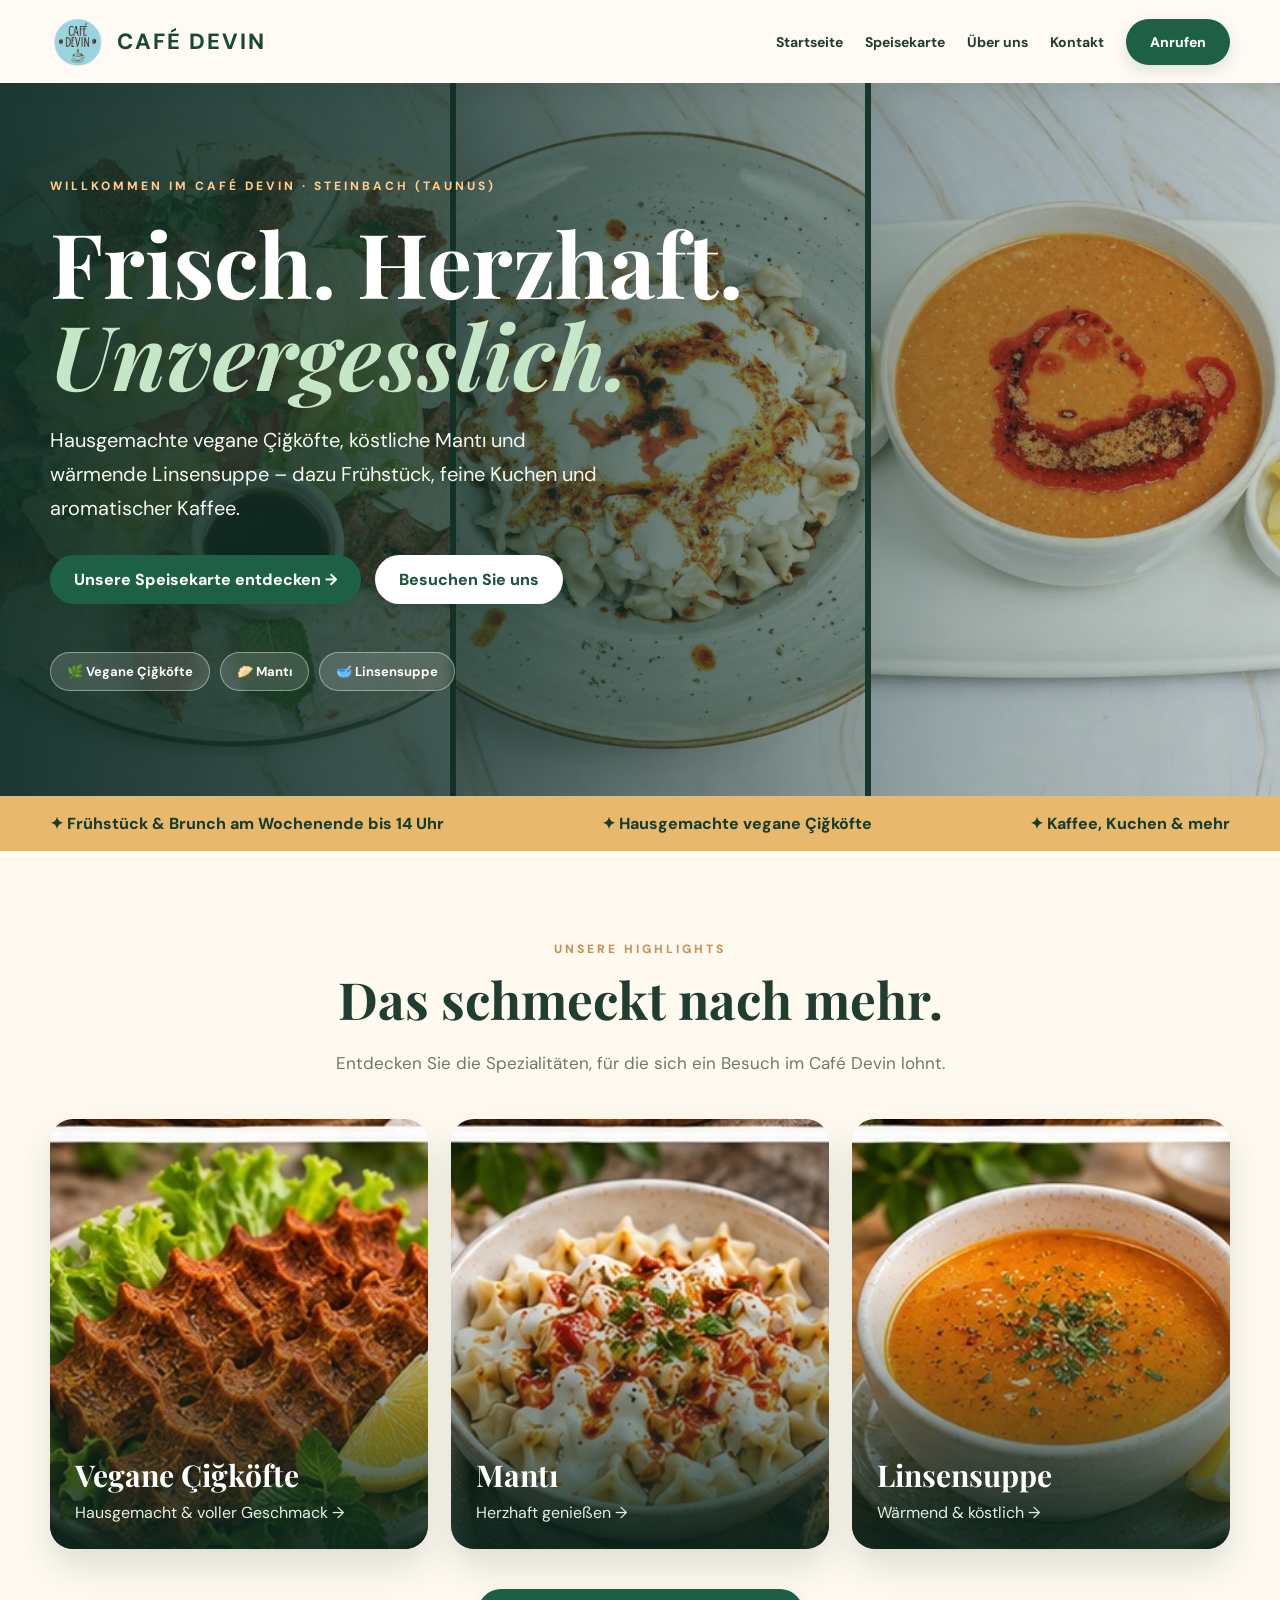
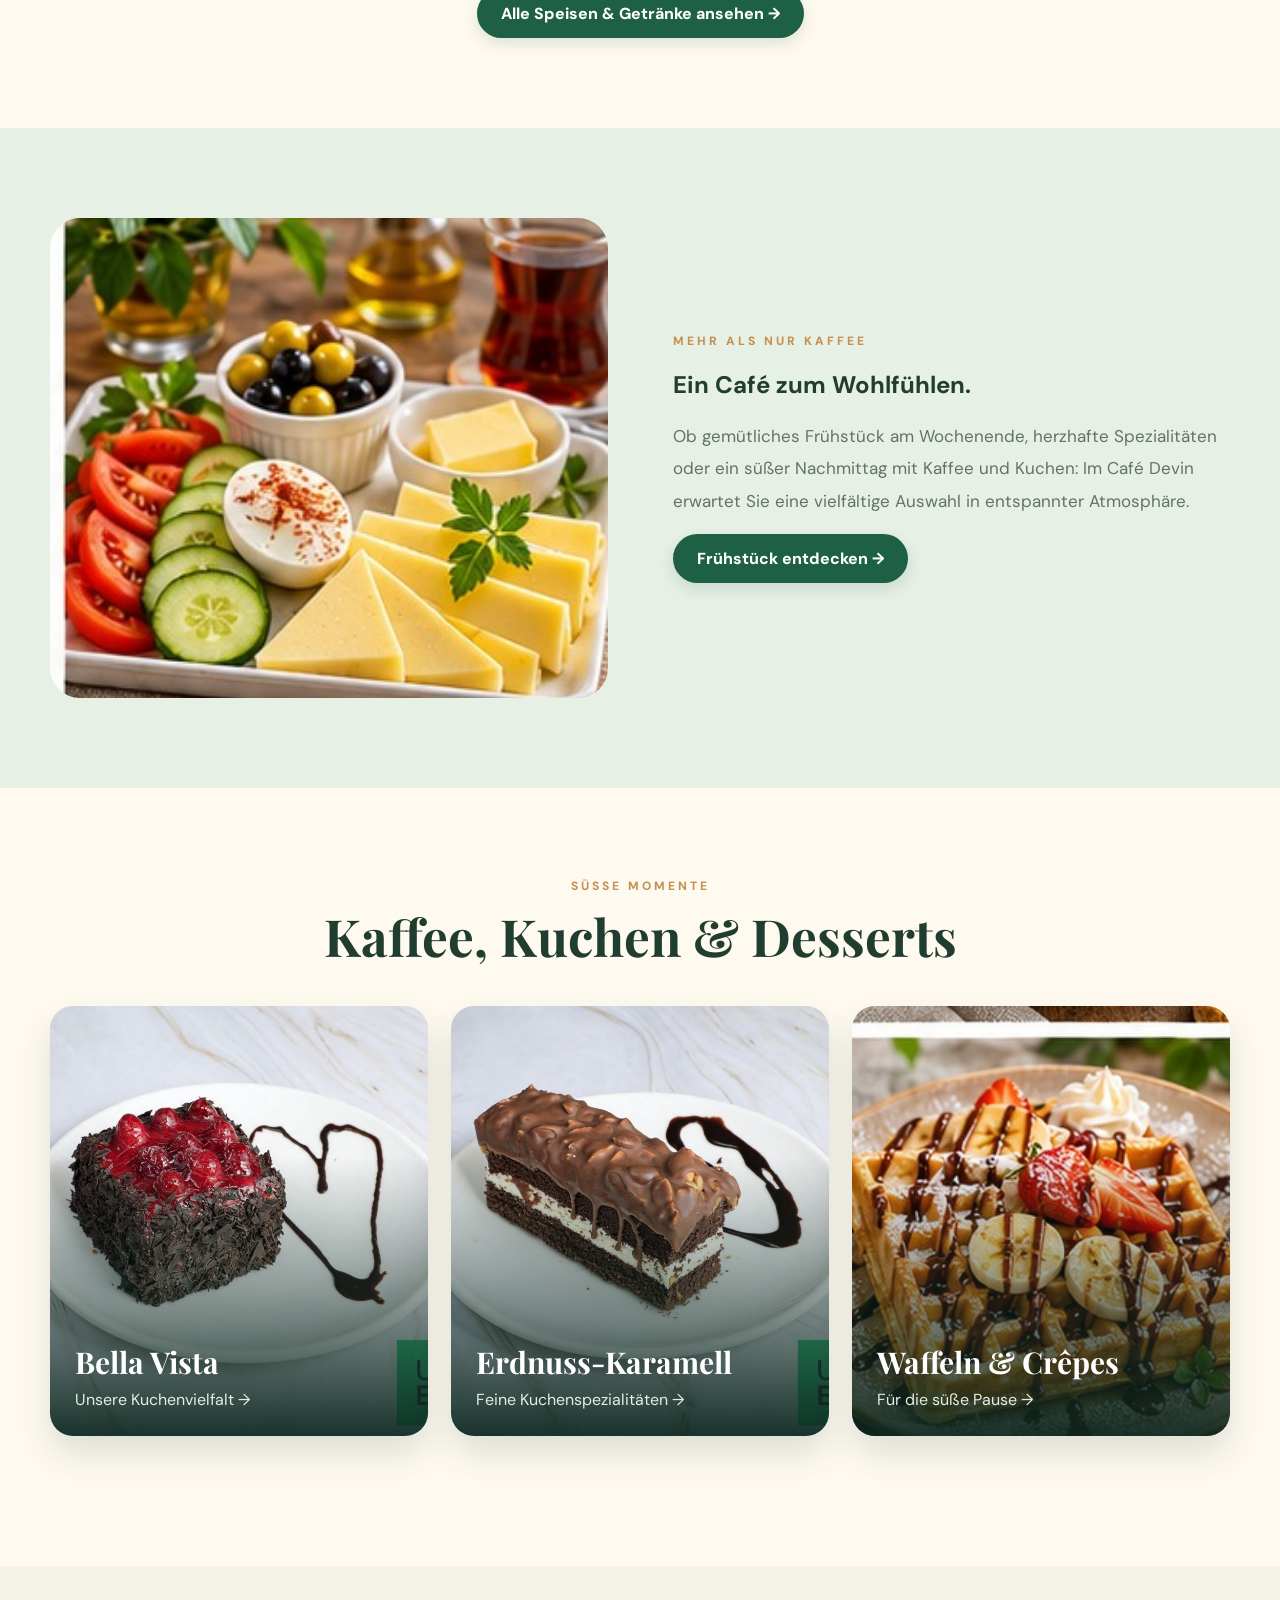
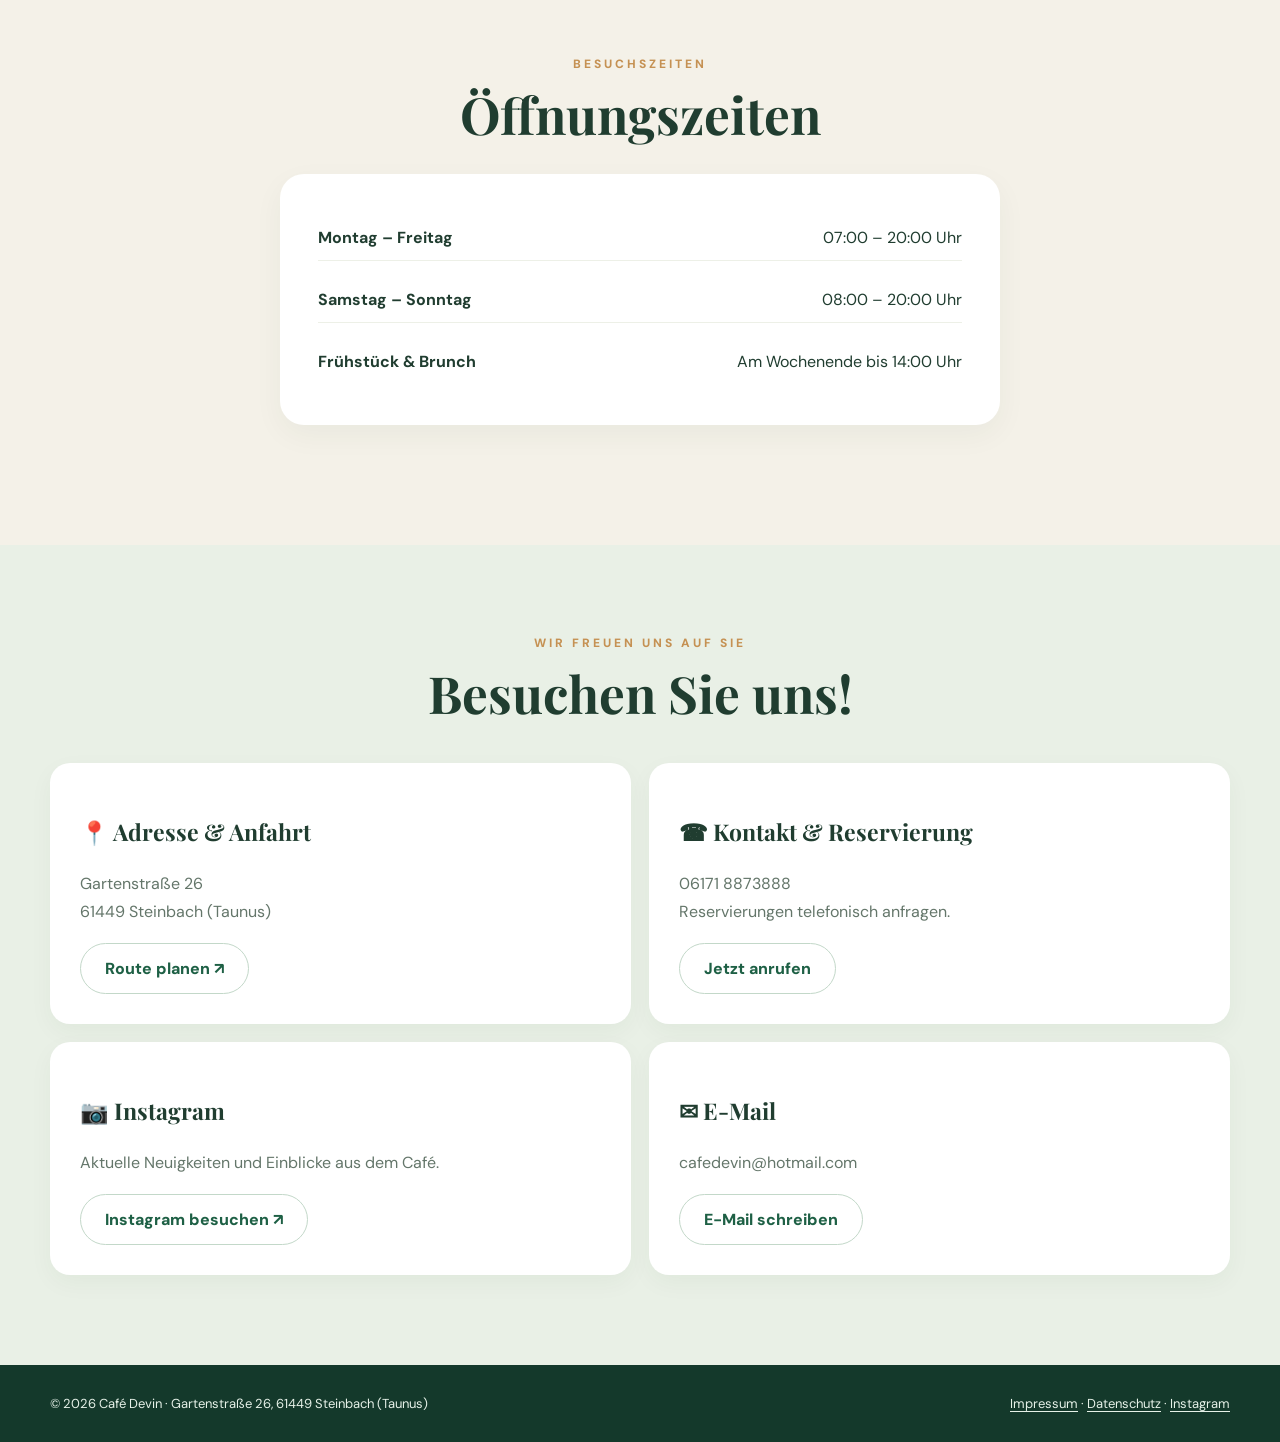
<file: index.html>
<!doctype html><html lang="de"><head><meta charset="utf-8"><meta name="viewport" content="width=device-width,initial-scale=1"><link rel="stylesheet" href="style.css"><meta name="theme-color" content="#173d30"><title>Café Devin | Frühstück, Mantı & Çiğköfte in Steinbach</title><meta name="description" content="Café Devin in Steinbach: Mantı, Linsensuppe, hausgemachte vegane Çiğköfte, Frühstück, Kuchen und Kaffee. Entdecken Sie unsere Speisekarte."></head><body><header><div class="wrap nav"><a class="logo" href="index.html"><img src="logo.png" alt="Café Devin – offizielles Logo" onerror="this.style.display='none'">CAFÉ DEVIN</a><nav class="links"><a href="index.html">Startseite</a><a href="speisekarte.html">Speisekarte</a><a href="index.html#ueber">Über uns</a><a href="index.html#kontakt">Kontakt</a><a class="btn" href="tel:+4961718873888">Anrufen</a></nav></div></header><main><section class="hero-new"><div class="hero-photo-grid"><img src="cig.jpg" alt="Hausgemachte vegane Çiğköfte"><img src="manti.jpg" alt="Mantı mit Joghurt"><img src="soup.jpg" alt="Linsensuppe"></div><div class="wrap hero-content"><div class="eyebrow">Willkommen im Café Devin · Steinbach (Taunus)</div><h1>Frisch. Herzhaft.<br><em>Unvergesslich.</em></h1><p>Hausgemachte vegane Çiğköfte, köstliche Mantı und wärmende Linsensuppe – dazu Frühstück, feine Kuchen und aromatischer Kaffee.</p><div class="actions"><a class="btn" href="speisekarte.html">Unsere Speisekarte entdecken →</a><a class="btn light" href="#kontakt">Besuchen Sie uns</a></div><div class="hero-tags"><span>🌿 Vegane Çiğköfte</span><span>🥟 Mantı</span><span>🥣 Linsensuppe</span></div></div></section><div class="band"><div class="wrap"><span>✦ Frühstück & Brunch am Wochenende bis 14 Uhr</span><span>✦ Hausgemachte vegane Çiğköfte</span><span>✦ Kaffee, Kuchen & mehr</span></div></div><section class="section wrap"><div class="center"><div class="eyebrow">Unsere Highlights</div><h2>Das schmeckt nach mehr.</h2><p class="sub">Entdecken Sie die Spezialitäten, für die sich ein Besuch im Café Devin lohnt.</p></div><div class="showcase"><a href="speisekarte.html#cigkoefte"><img src="images/cig.jpg" alt="Çiğköfte" loading="lazy"><div class="caption"><h3>Vegane Çiğköfte</h3><p>Hausgemacht & voller Geschmack →</p></div></a><a href="speisekarte.html#warme"><img src="images/manti.jpg" alt="Mantı" loading="lazy"><div class="caption"><h3>Mantı</h3><p>Herzhaft genießen →</p></div></a><a href="speisekarte.html#warme"><img src="images/soup.jpg" alt="Linsensuppe" loading="lazy"><div class="caption"><h3>Linsensuppe</h3><p>Wärmend & köstlich →</p></div></a></div><div class="center"><a class="btn" href="speisekarte.html">Alle Speisen & Getränke ansehen →</a></div></section><section class="feature-strip" id="ueber"><div class="wrap feature-layout"><img src="images/fruh.jpg" alt="Frühstück im Café Devin" loading="lazy"><div><div class="eyebrow">Mehr als nur Kaffee</div><h2>Ein Café zum Wohlfühlen.</h2><p>Ob gemütliches Frühstück am Wochenende, herzhafte Spezialitäten oder ein süßer Nachmittag mit Kaffee und Kuchen: Im Café Devin erwartet Sie eine vielfältige Auswahl in entspannter Atmosphäre.</p><a href="speisekarte.html#fruehstueck" class="btn">Frühstück entdecken →</a></div></div></section><section class="section wrap"><div class="center"><div class="eyebrow">Süße Momente</div><h2>Kaffee, Kuchen & Desserts</h2></div><div class="showcase"><a href="speisekarte.html#desserts"><img src="images/bella.jpg" alt="Bella Vista Mono Kuchen" loading="lazy"><div class="caption"><h3>Bella Vista</h3><p>Unsere Kuchenvielfalt →</p></div></a><a href="speisekarte.html#desserts"><img src="images/erdnuss.jpg" alt="Erdnuss-Karamell Mono Kuchen" loading="lazy"><div class="caption"><h3>Erdnuss-Karamell</h3><p>Feine Kuchenspezialitäten →</p></div></a><a href="speisekarte.html#desserts"><img src="images/waffle.jpg" alt="Waffeln" loading="lazy"><div class="caption"><h3>Waffeln & Crêpes</h3><p>Für die süße Pause →</p></div></a></div></section><section id="zeiten" class="section" style="background:#f4f1e8"><div class="wrap center"><div class="eyebrow">Besuchszeiten</div><h2>Öffnungszeiten</h2><div class="hours"><p><strong>Montag – Freitag</strong><span>07:00 – 20:00 Uhr</span></p><p><strong>Samstag – Sonntag</strong><span>08:00 – 20:00 Uhr</span></p><p><strong>Frühstück & Brunch</strong><span>Am Wochenende bis 14:00 Uhr</span></p></div></div></section><section class="section contact" id="kontakt"><div class="wrap"><div class="center"><div class="eyebrow">Wir freuen uns auf Sie</div><h2>Besuchen Sie uns!</h2></div><div class="contactgrid"><article><h3>📍 Adresse & Anfahrt</h3><p>Gartenstraße 26<br>61449 Steinbach (Taunus)</p><a class="btn outline" target="_blank" rel="noopener" href="https://www.google.com/maps/search/?api=1&amp;query=Gartenstra%C3%9Fe+26%2C+61449+Steinbach">Route planen ↗</a></article><article><h3>☎ Kontakt & Reservierung</h3><p>06171 8873888<br>Reservierungen telefonisch anfragen.</p><a class="btn outline" href="tel:+4961718873888">Jetzt anrufen</a></article><article><h3>📷 Instagram</h3><p>Aktuelle Neuigkeiten und Einblicke aus dem Café.</p><a class="btn outline" href="https://www.instagram.com/cafedevinsteinbach/" target="_blank" rel="noopener">Instagram besuchen ↗</a></article><article><h3>✉ E-Mail</h3><p>cafedevin@hotmail.com</p><a class="btn outline" href="mailto:cafedevin@hotmail.com">E-Mail schreiben</a></article></div></div></section></main><footer><div class="wrap"><span>© 2026 Café Devin · Gartenstraße 26, 61449 Steinbach (Taunus)</span><span><a href="impressum.html">Impressum</a> · <a href="datenschutz.html">Datenschutz</a> · <a href="https://www.instagram.com/cafedevinsteinbach/" rel="noopener" target="_blank">Instagram</a></span></div></footer></body></html>
</file>
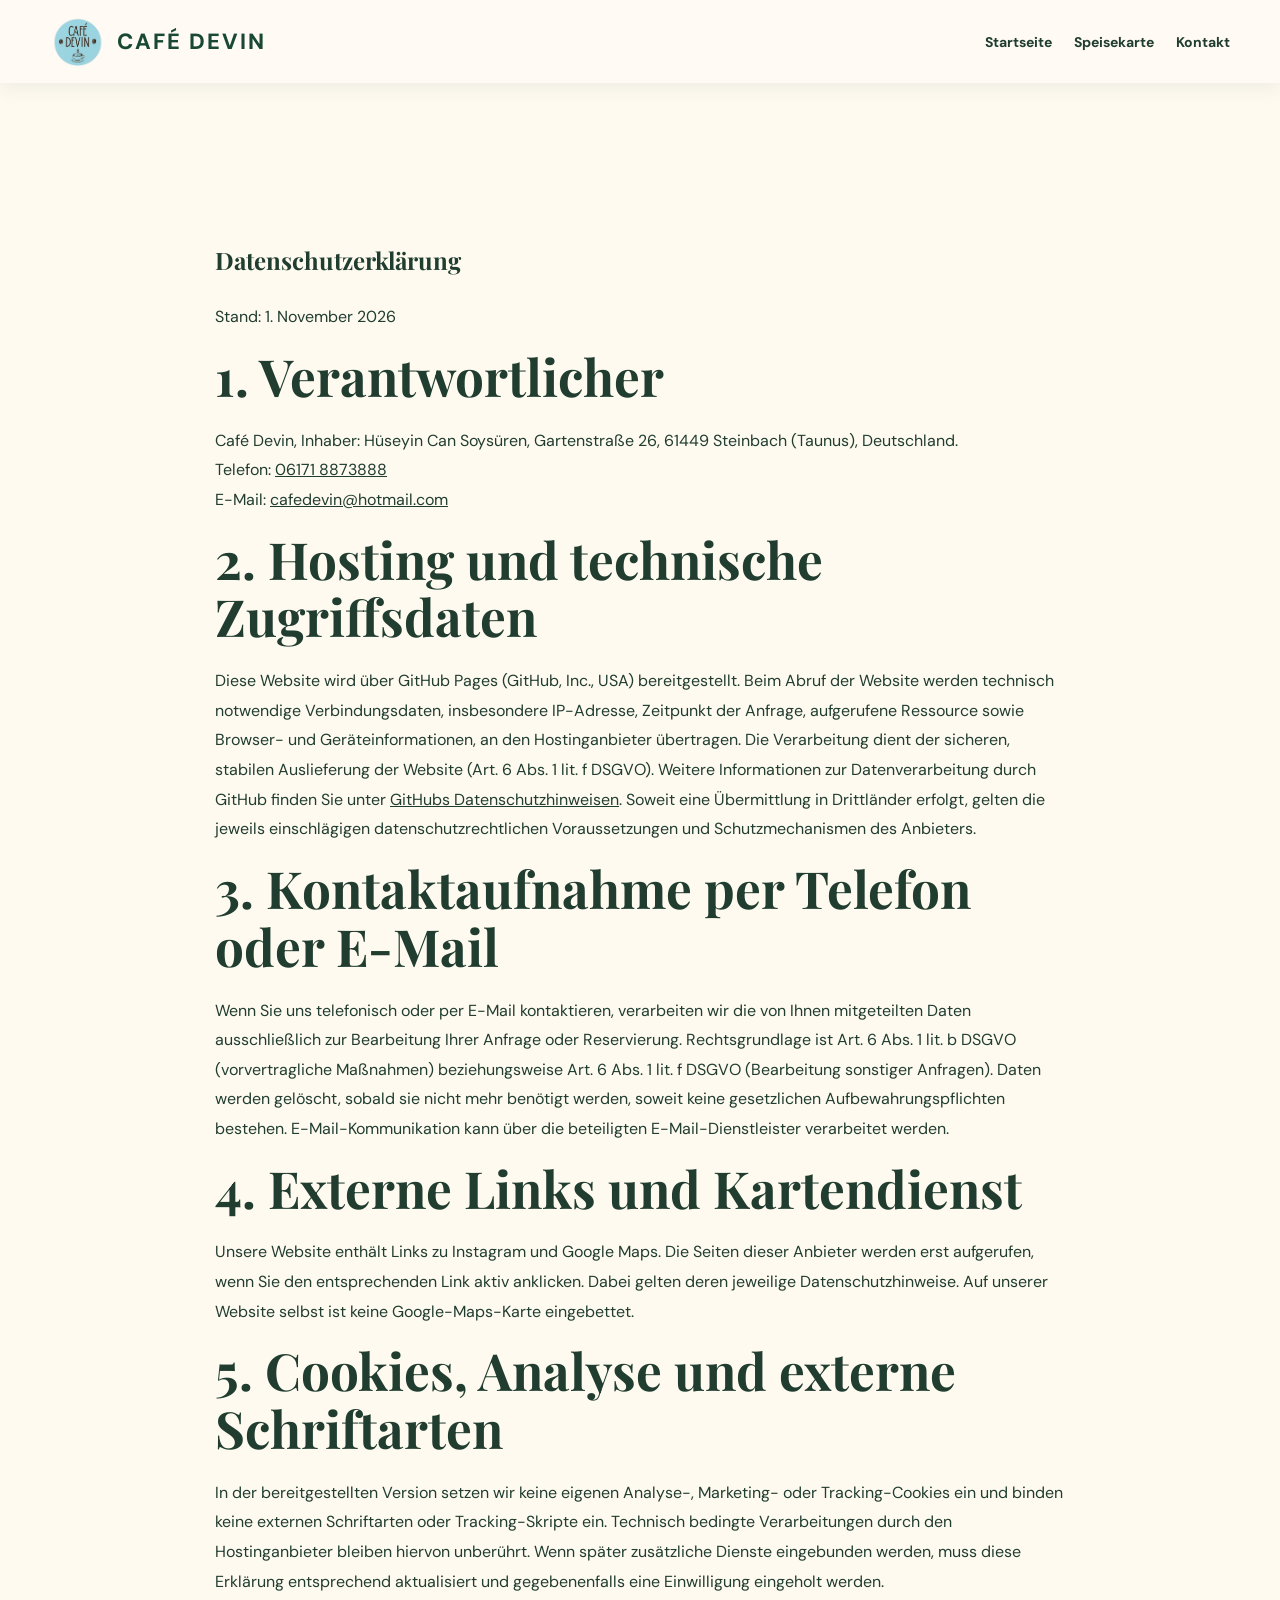
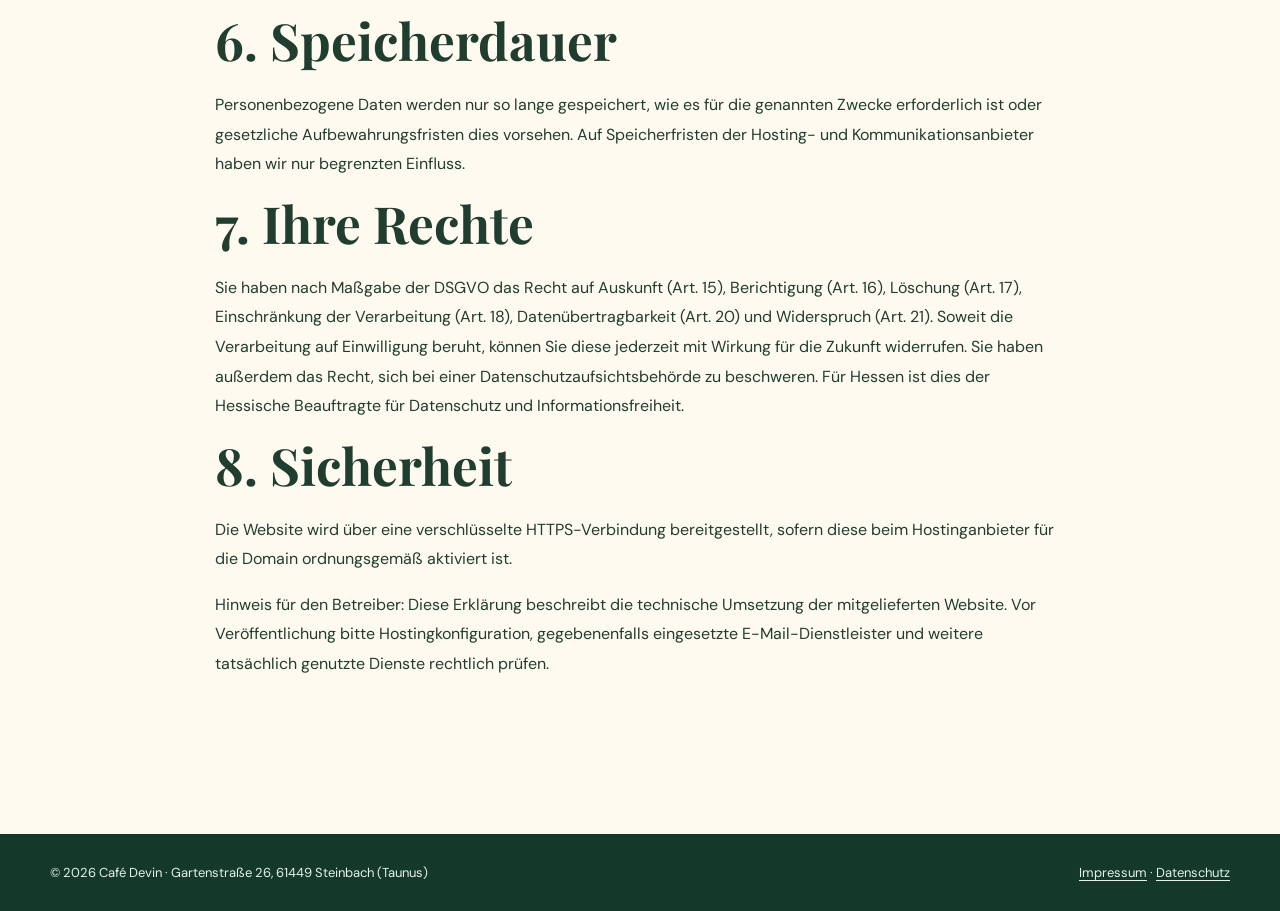
<file: datenschutz.html>
<!doctype html><html lang="de"><head><meta charset="utf-8"><meta name="viewport" content="width=device-width,initial-scale=1"><title>Datenschutz | Café Devin</title><meta name="robots" content="index,follow"><link rel="stylesheet" href="style.css"></head><body><header><div class="wrap nav"><a href="index.html" class="logo"><img src="logo.png" alt="Café Devin Logo"> CAFÉ DEVIN</a><nav class="links"><a href="index.html">Startseite</a><a href="speisekarte.html">Speisekarte</a><a href="index.html#kontakt">Kontakt</a></nav></div></header><main class="wrap section"><article class="legal"><h1>Datenschutzerklärung</h1><p>Stand: 1. November 2026</p><h2>1. Verantwortlicher</h2><p>Café Devin, Inhaber: Hüseyin Can Soysüren, Gartenstraße 26, 61449 Steinbach (Taunus), Deutschland.<br>Telefon: <a href="tel:+4961718873888">06171 8873888</a><br>E-Mail: <a href="mailto:cafedevin@hotmail.com">cafedevin@hotmail.com</a></p><h2>2. Hosting und technische Zugriffsdaten</h2><p>Diese Website wird über GitHub Pages (GitHub, Inc., USA) bereitgestellt. Beim Abruf der Website werden technisch notwendige Verbindungsdaten, insbesondere IP-Adresse, Zeitpunkt der Anfrage, aufgerufene Ressource sowie Browser- und Geräteinformationen, an den Hostinganbieter übertragen. Die Verarbeitung dient der sicheren, stabilen Auslieferung der Website (Art. 6 Abs. 1 lit. f DSGVO). Weitere Informationen zur Datenverarbeitung durch GitHub finden Sie unter <a href="https://docs.github.com/de/site-policy/privacy-policies/github-general-privacy-statement" rel="noopener noreferrer" target="_blank">GitHubs Datenschutzhinweisen</a>. Soweit eine Übermittlung in Drittländer erfolgt, gelten die jeweils einschlägigen datenschutzrechtlichen Voraussetzungen und Schutzmechanismen des Anbieters.</p><h2>3. Kontaktaufnahme per Telefon oder E-Mail</h2><p>Wenn Sie uns telefonisch oder per E-Mail kontaktieren, verarbeiten wir die von Ihnen mitgeteilten Daten ausschließlich zur Bearbeitung Ihrer Anfrage oder Reservierung. Rechtsgrundlage ist Art. 6 Abs. 1 lit. b DSGVO (vorvertragliche Maßnahmen) beziehungsweise Art. 6 Abs. 1 lit. f DSGVO (Bearbeitung sonstiger Anfragen). Daten werden gelöscht, sobald sie nicht mehr benötigt werden, soweit keine gesetzlichen Aufbewahrungspflichten bestehen. E-Mail-Kommunikation kann über die beteiligten E-Mail-Dienstleister verarbeitet werden.</p><h2>4. Externe Links und Kartendienst</h2><p>Unsere Website enthält Links zu Instagram und Google Maps. Die Seiten dieser Anbieter werden erst aufgerufen, wenn Sie den entsprechenden Link aktiv anklicken. Dabei gelten deren jeweilige Datenschutzhinweise. Auf unserer Website selbst ist keine Google-Maps-Karte eingebettet.</p><h2>5. Cookies, Analyse und externe Schriftarten</h2><p>In der bereitgestellten Version setzen wir keine eigenen Analyse-, Marketing- oder Tracking-Cookies ein und binden keine externen Schriftarten oder Tracking-Skripte ein. Technisch bedingte Verarbeitungen durch den Hostinganbieter bleiben hiervon unberührt. Wenn später zusätzliche Dienste eingebunden werden, muss diese Erklärung entsprechend aktualisiert und gegebenenfalls eine Einwilligung eingeholt werden.</p><h2>6. Speicherdauer</h2><p>Personenbezogene Daten werden nur so lange gespeichert, wie es für die genannten Zwecke erforderlich ist oder gesetzliche Aufbewahrungsfristen dies vorsehen. Auf Speicherfristen der Hosting- und Kommunikationsanbieter haben wir nur begrenzten Einfluss.</p><h2>7. Ihre Rechte</h2><p>Sie haben nach Maßgabe der DSGVO das Recht auf Auskunft (Art. 15), Berichtigung (Art. 16), Löschung (Art. 17), Einschränkung der Verarbeitung (Art. 18), Datenübertragbarkeit (Art. 20) und Widerspruch (Art. 21). Soweit die Verarbeitung auf Einwilligung beruht, können Sie diese jederzeit mit Wirkung für die Zukunft widerrufen. Sie haben außerdem das Recht, sich bei einer Datenschutzaufsichtsbehörde zu beschweren. Für Hessen ist dies der Hessische Beauftragte für Datenschutz und Informationsfreiheit.</p><h2>8. Sicherheit</h2><p>Die Website wird über eine verschlüsselte HTTPS-Verbindung bereitgestellt, sofern diese beim Hostinganbieter für die Domain ordnungsgemäß aktiviert ist.</p><p class="notice">Hinweis für den Betreiber: Diese Erklärung beschreibt die technische Umsetzung der mitgelieferten Website. Vor Veröffentlichung bitte Hostingkonfiguration, gegebenenfalls eingesetzte E-Mail-Dienstleister und weitere tatsächlich genutzte Dienste rechtlich prüfen.</p></article></main><footer><div class="wrap"><span>© 2026 Café Devin · Gartenstraße 26, 61449 Steinbach (Taunus)</span><span><a href="impressum.html">Impressum</a> · <a href="datenschutz.html">Datenschutz</a></span></div></footer></body></html>
</file>
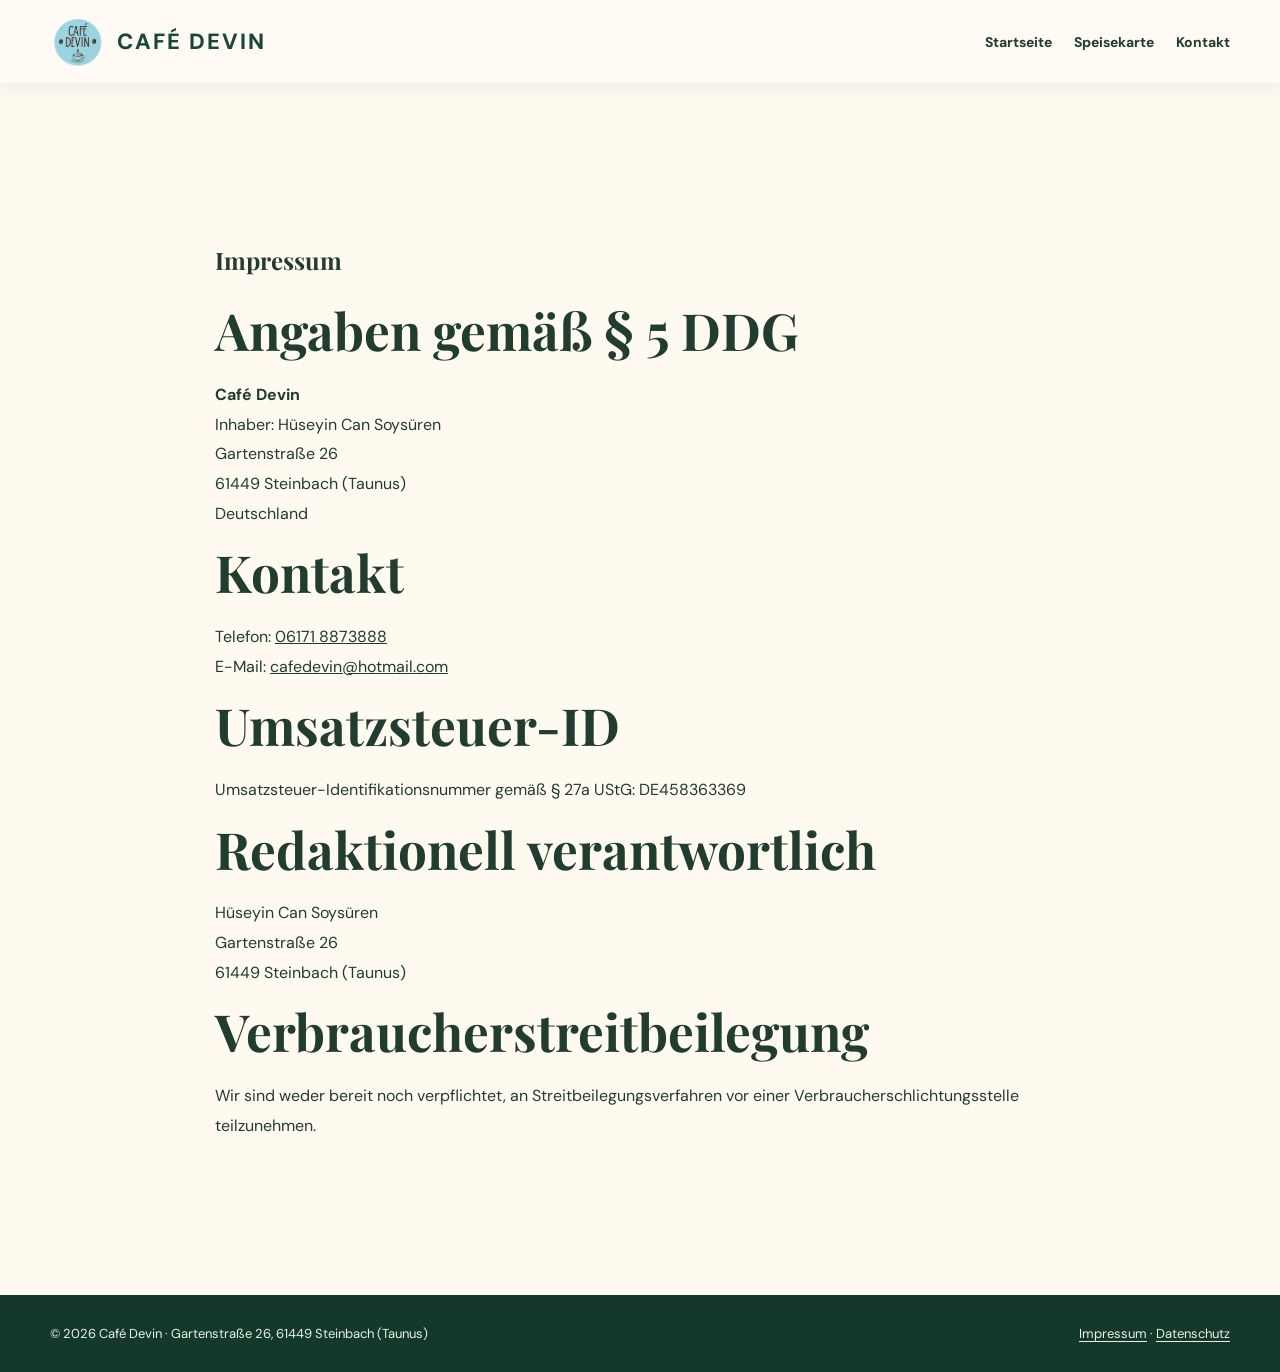
<file: impressum.html>
<!doctype html><html lang="de"><head><meta charset="utf-8"><meta name="viewport" content="width=device-width,initial-scale=1"><title>Impressum | Café Devin</title><meta name="robots" content="index,follow"><link rel="stylesheet" href="style.css"></head><body><header><div class="wrap nav"><a href="index.html" class="logo"><img src="logo.png" alt="Café Devin Logo"> CAFÉ DEVIN</a><nav class="links"><a href="index.html">Startseite</a><a href="speisekarte.html">Speisekarte</a><a href="index.html#kontakt">Kontakt</a></nav></div></header><main class="wrap section"><article class="legal"><h1>Impressum</h1><h2>Angaben gemäß § 5 DDG</h2><p><strong>Café Devin</strong><br>Inhaber: Hüseyin Can Soysüren<br>Gartenstraße 26<br>61449 Steinbach (Taunus)<br>Deutschland</p><h2>Kontakt</h2><p>Telefon: <a href="tel:+4961718873888">06171 8873888</a><br>E-Mail: <a href="mailto:cafedevin@hotmail.com">cafedevin@hotmail.com</a></p><h2>Umsatzsteuer-ID</h2><p>Umsatzsteuer-Identifikationsnummer gemäß § 27a UStG: DE458363369</p><h2>Redaktionell verantwortlich</h2><p>Hüseyin Can Soysüren<br>Gartenstraße 26<br>61449 Steinbach (Taunus)</p><h2>Verbraucherstreitbeilegung</h2><p>Wir sind weder bereit noch verpflichtet, an Streitbeilegungsverfahren vor einer Verbraucherschlichtungsstelle teilzunehmen.</p></article></main><footer><div class="wrap"><span>© 2026 Café Devin · Gartenstraße 26, 61449 Steinbach (Taunus)</span><span><a href="impressum.html">Impressum</a> · <a href="datenschutz.html">Datenschutz</a></span></div></footer></body></html>
</file>
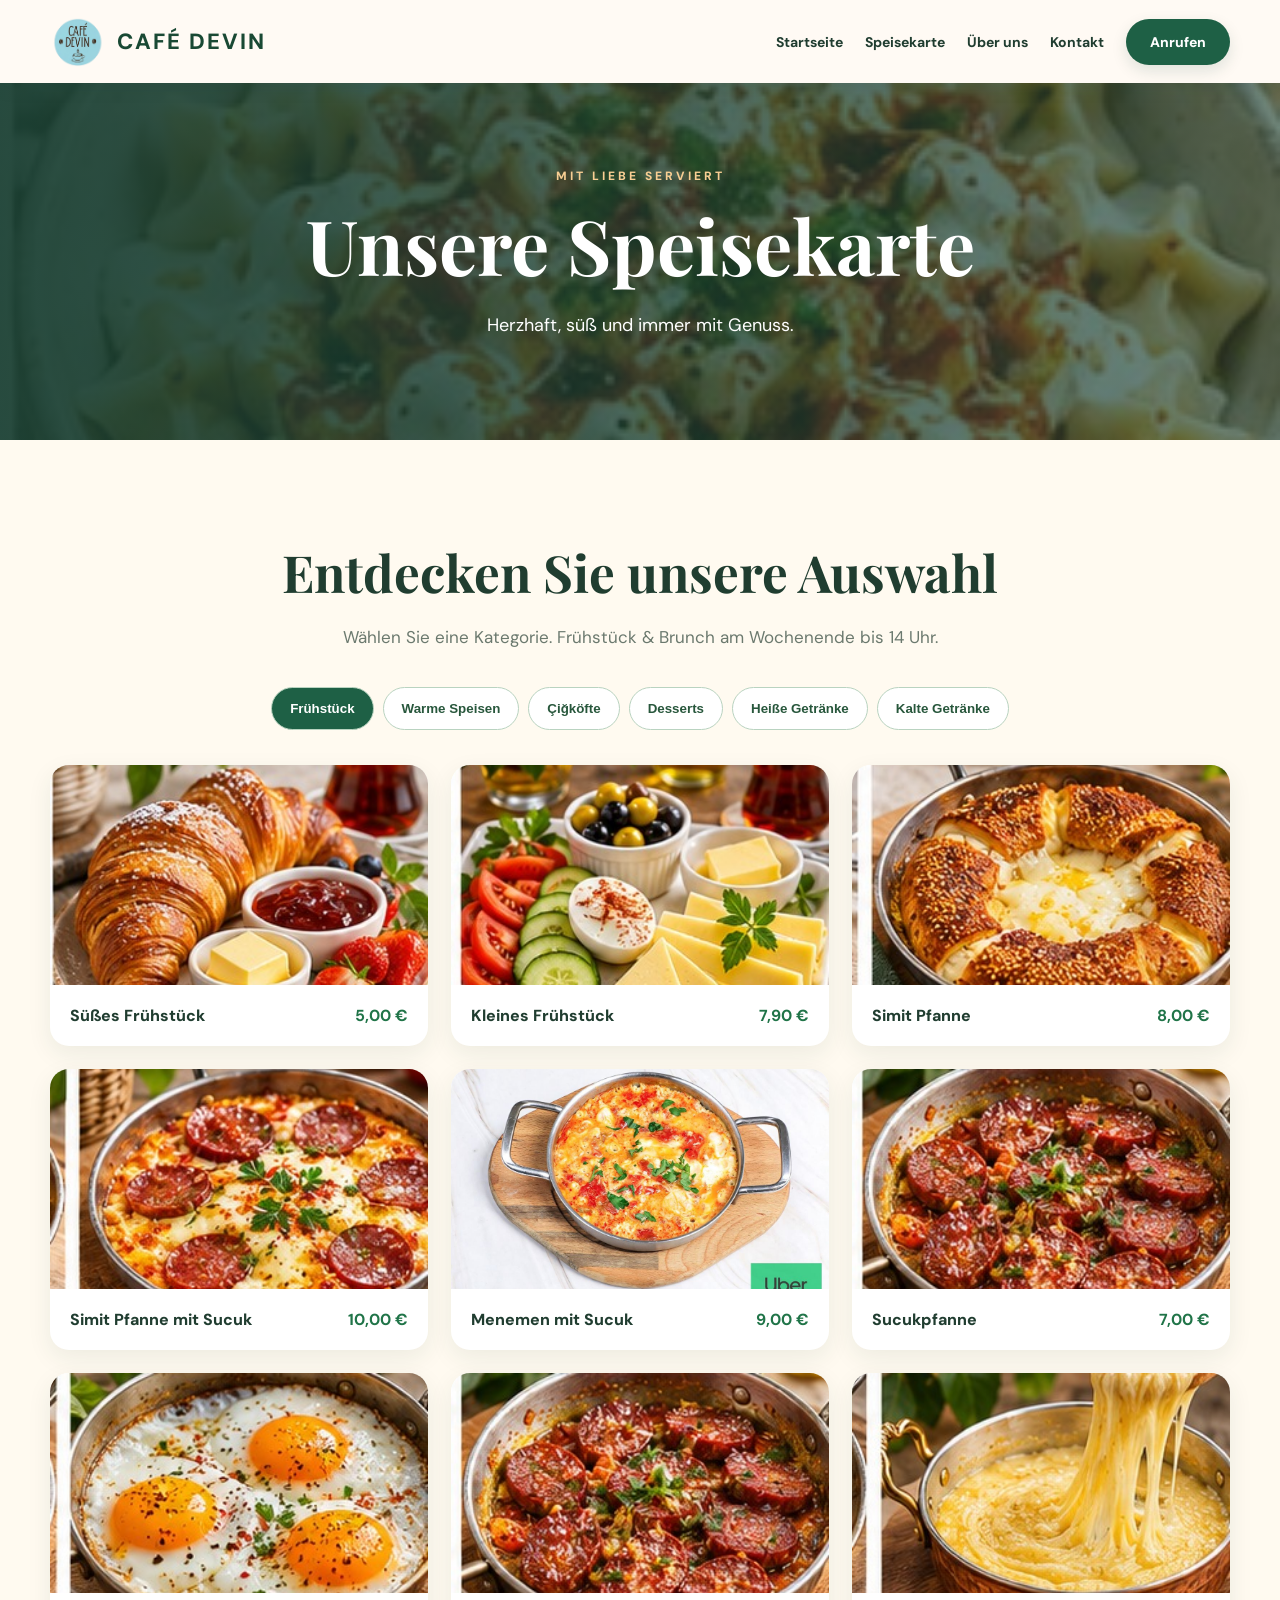
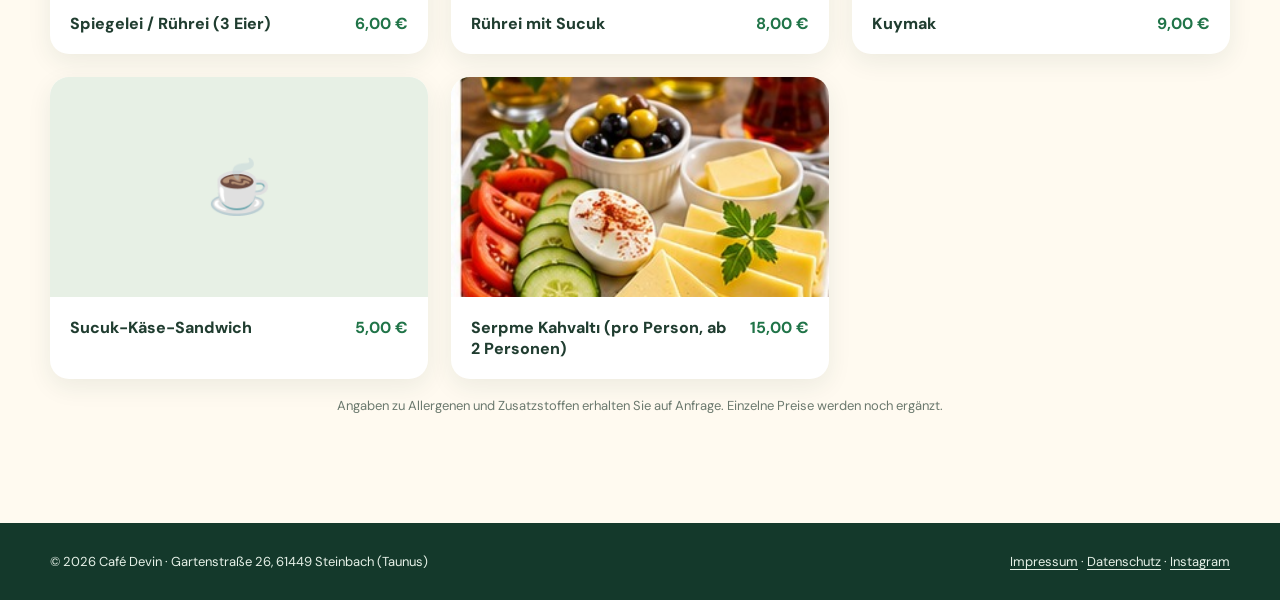
<file: speisekarte.html>
<!doctype html><html lang="de"><head><meta charset="utf-8"><meta name="viewport" content="width=device-width,initial-scale=1"><link rel="stylesheet" href="style.css"><meta name="theme-color" content="#173d30"><title>Speisekarte | Café Devin</title><meta name="description" content="Unsere Speisekarte: Frühstück, Mantı, vegane Çiğköfte, Kuchen, Waffeln, Crêpes und Getränke in Steinbach."></head><body><header><div class="wrap nav"><a class="logo" href="index.html"><img src="logo.png" alt="Café Devin – offizielles Logo" onerror="this.style.display='none'">CAFÉ DEVIN</a><nav class="links"><a href="index.html">Startseite</a><a href="speisekarte.html">Speisekarte</a><a href="index.html#ueber">Über uns</a><a href="index.html#kontakt">Kontakt</a><a class="btn" href="tel:+4961718873888">Anrufen</a></nav></div></header><main><section class="menu-hero"><div class="wrap"><div class="eyebrow" style="color:#f8ce93">Mit Liebe serviert</div><h1>Unsere Speisekarte</h1><p>Herzhaft, süß und immer mit Genuss.</p></div></section><section class="section wrap"><div class="center"><h2>Entdecken Sie unsere Auswahl</h2><p class="sub">Wählen Sie eine Kategorie. Frühstück & Brunch am Wochenende bis 14 Uhr.</p></div><div class="tabs" id="tabs"></div><div class="items" id="items"></div><p class="sub center" style="font-size:13px">Angaben zu Allergenen und Zusatzstoffen erhalten Sie auf Anfrage. Einzelne Preise werden noch ergänzt.</p></section></main><footer><div class="wrap"><span>© 2026 Café Devin · Gartenstraße 26, 61449 Steinbach (Taunus)</span><span><a href="impressum.html">Impressum</a> · <a href="datenschutz.html">Datenschutz</a> · <a href="https://www.instagram.com/cafedevinsteinbach/" rel="noopener" target="_blank">Instagram</a></span></div></footer><script src="menu.js?v=2" defer></script>
</file>
<file: style.css>
@import url('https://fonts.googleapis.com/css2?family=DM+Sans:wght@400;500;600;700;800&family=Playfair+Display:wght@500;600;700;800&display=swap');:root{--green:#173d30;--mint:#b9dfc6;--cream:#fffaf0;--gold:#e6aa55}*{box-sizing:border-box}html{scroll-behavior:smooth}body{margin:0;background:var(--cream);color:#203d30;font-family:'DM Sans',Arial,sans-serif}a{color:inherit;text-decoration:none}img{display:block;max-width:100%}.wrap{width:min(1180px,calc(100% - 40px));margin:auto}header{position:sticky;top:0;z-index:50;background:#fffaf4f5;box-shadow:0 2px 20px #163e3018;backdrop-filter:blur(12px)}.nav{min-height:83px;display:flex;align-items:center;justify-content:space-between;gap:20px}.logo{display:flex;align-items:center;gap:12px;font-weight:800;letter-spacing:2px;color:#194934;font-size:22px}.logo img{height:55px;width:55px;object-fit:contain}.links{display:flex;align-items:center;gap:22px;font-size:14px;font-weight:700}.links>a:not(.btn):hover{color:#b97831}.btn{background:#1e6045;color:white!important;padding:14px 24px;border-radius:50px;display:inline-flex;align-items:center;justify-content:center;gap:7px;font-weight:800;box-shadow:0 6px 15px #133e3021}.btn:hover{background:#2c7955}.btn.light{background:#fff;color:#21523b!important}.btn.outline{background:transparent;border:1px solid #c3d8c9;color:#1e6045!important;box-shadow:none}.hero-new{position:relative;min-height:710px;display:flex;align-items:center;overflow:hidden;background:#173d30;color:#fff}.hero-photo-grid{position:absolute;inset:0;display:grid;grid-template-columns:1.1fr 1fr 1fr;gap:6px;opacity:.83}.hero-photo-grid img{width:100%;height:100%;object-fit:cover}.hero-photo-grid img:first-child{object-position:center}.hero-new:after{content:'';position:absolute;inset:0;background:linear-gradient(90deg,#102d24ed 0%,#102d24bd 35%,#102d2440 75%,#102d2419)}.hero-content{position:relative;z-index:2;padding:95px 0 105px}.eyebrow{font-size:12px;letter-spacing:3px;font-weight:800;text-transform:uppercase;color:#c59153}.hero-new .eyebrow{color:#ffcc8b}.hero-new h1{font:700 clamp(52px,7vw,100px)/1.03 'Playfair Display',Georgia,serif;max-width:750px;margin:22px 0}.hero-new h1 em{color:#c6e7c7;font-style:italic}.hero-new p{max-width:560px;font-size:20px;line-height:1.7;color:#f5f8f0}.actions{display:flex;gap:14px;flex-wrap:wrap;margin-top:30px}.hero-tags{display:flex;gap:10px;flex-wrap:wrap;margin-top:48px}.hero-tags span{border:1px solid #ffffff66;background:#ffffff25;padding:10px 16px;border-radius:30px;font-size:13px;font-weight:700;backdrop-filter:blur(5px)}.band{background:#e8b86c;padding:17px 0;color:#173d30;font-weight:800}.band .wrap{display:flex;justify-content:space-between;flex-wrap:wrap;gap:10px}.section{padding:90px 0}.center{text-align:center}.center h2,.section h2{font:700 clamp(35px,4vw,55px)/1.13 'Playfair Display',Georgia,serif;margin:14px 0 20px}.sub{max-width:750px;margin:15px auto;color:#6b796e;line-height:1.8;font-size:17px}.showcase{display:grid;grid-template-columns:repeat(3,1fr);gap:23px;margin:40px 0}.showcase a{display:block;position:relative;overflow:hidden;border-radius:23px;height:430px;box-shadow:0 18px 35px #163d3024}.showcase img{width:100%;height:100%;object-fit:cover;transition:transform .5s}.showcase a:hover img{transform:scale(1.07)}.showcase a:after{content:'';position:absolute;inset:35% 0 0;background:linear-gradient(transparent,#0a251ded)}.showcase .caption{position:absolute;z-index:1;bottom:26px;left:25px;right:20px;color:white}.showcase h3{font:700 30px 'Playfair Display',Georgia,serif;margin:0 0 7px}.showcase p{margin:0;color:#e2eee4}.feature-strip{background:#e6f0e5;padding:90px 0}.feature-layout{display:grid;grid-template-columns:1fr 1fr;align-items:center;gap:65px}.feature-layout img{height:480px;width:100%;object-fit:cover;border-radius:30px}.feature-layout p{line-height:1.9;color:#637267;font-size:17px}.hours{max-width:720px;margin:30px auto;background:#fff;border-radius:24px;padding:25px 38px;box-shadow:0 10px 30px #1a40200c}.hours p{display:flex;justify-content:space-between;gap:20px;border-bottom:1px solid #edf0e7;padding:12px 0}.hours p:last-child{border:0}.contact{background:#e9f0e6}.contactgrid{display:grid;grid-template-columns:repeat(2,1fr);gap:18px;margin-top:40px}.contactgrid article{background:#fff;border-radius:20px;padding:30px;box-shadow:0 8px 25px #1c45200b}.contactgrid h3{font:700 23px 'Playfair Display',Georgia,serif}.contactgrid p{color:#64766a;line-height:1.8}footer{background:#14392b;color:#e6f1e8;padding:30px 0}footer .wrap{display:flex;justify-content:space-between;flex-wrap:wrap;gap:15px;font-size:13px}footer a{text-decoration:underline;text-underline-offset:3px}.menu-hero{padding:85px 0;background:linear-gradient(90deg,#173d30ed,#173d30a0),url('images/manti.jpg') center/cover;color:white;text-align:center}.menu-hero h1{font:700 clamp(48px,6vw,76px) 'Playfair Display',Georgia,serif;margin:10px 0}.menu-hero p{font-size:18px}.tabs{display:flex;justify-content:center;flex-wrap:wrap;gap:9px;margin:35px 0}.tab{border:1px solid #b9d3c0;background:white;border-radius:40px;padding:13px 18px;font-weight:800;color:#28573c;cursor:pointer}.tab.active{background:#1e6045;color:white}.items{display:grid;grid-template-columns:repeat(3,1fr);gap:23px}.item{overflow:hidden;background:white;border-radius:19px;box-shadow:0 8px 25px #153c3014}.item img,.placeholder{height:220px;width:100%;object-fit:cover}.placeholder{background:#e7f0e5;display:grid;place-items:center;font-size:52px}.info{padding:20px}.line{display:flex;justify-content:space-between;gap:12px;font-weight:800}.line strong{white-space:nowrap;color:#207448}.legal{max-width:900px;margin:65px auto;padding:0 25px;line-height:1.85}.legal h1,.legal h2{font-family:'Playfair Display',Georgia,serif}.legal a{text-decoration:underline}@media(max-width:850px){.showcase,.items{grid-template-columns:repeat(2,1fr)}.feature-layout{grid-template-columns:1fr}.hero-new{min-height:630px}.hero-photo-grid{grid-template-columns:1fr 1fr}.hero-photo-grid img:last-child{display:none}.links{gap:10px}}@media(max-width:600px){.nav{min-height:70px}.logo{font-size:16px}.logo img{height:44px;width:44px}.links a:not(.btn){display:none}.links .btn{padding:11px 15px;font-size:12px}.hero-new{min-height:640px}.hero-photo-grid{grid-template-columns:1fr}.hero-photo-grid img:not(:first-child){display:none}.hero-new:after{background:linear-gradient(90deg,#102d24dc,#102d2477)}.hero-new h1{font-size:54px}.hero-new p{font-size:17px}.hero-content{padding:75px 0}.showcase,.items,.contactgrid{grid-template-columns:1fr}.showcase a{height:330px}.section{padding:65px 0}.hours p{display:block}.band .wrap{display:block}.band span{display:block;padding:5px 0}}
</file>
